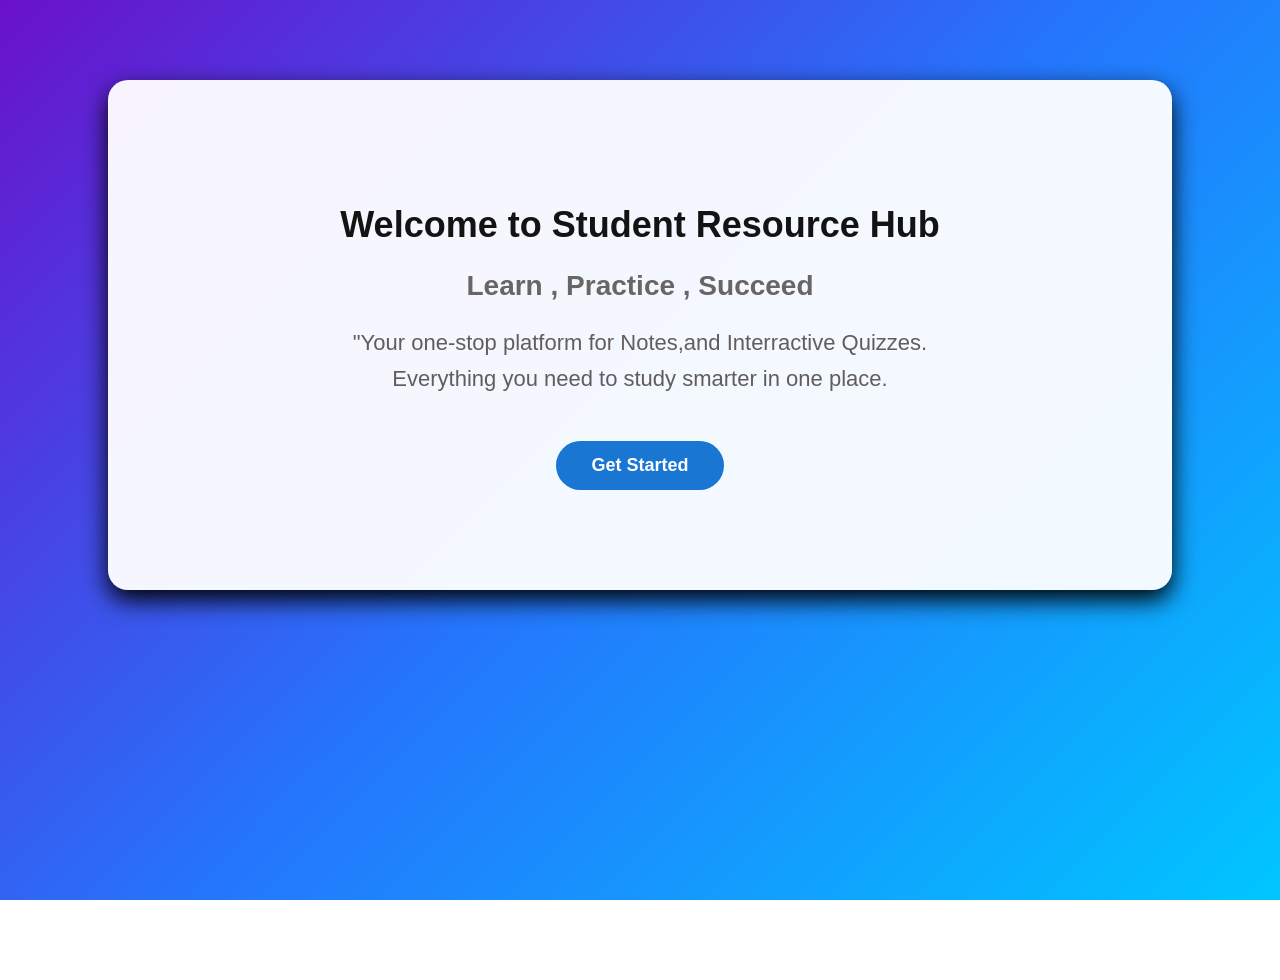
<file: index.html>
<!DOCTYPE html>
<html lang="en">
<head>
    <meta charset="UTF-8">
    <meta http-equiv="X-UA-Compatible" content="IE=edge">
    <meta name="viewport" content="width=device-width, initial-scale=1.0">
    <title>Student Resource Hub</title>
    <link rel="stylesheet"
    href="style.css">
</head>
<body>
    <div class="hero">
    <h1> Welcome to Student Resource Hub </h1>
    <h2>Learn , Practice , Succeed</h2>
    <p>"Your one-stop platform for Notes,and Interractive Quizzes.<br>
    Everything you need to study smarter in one place. </p>

    <a href="home.html" class="btn">Get Started</a>
    </div>
</body>
</html>
</file>
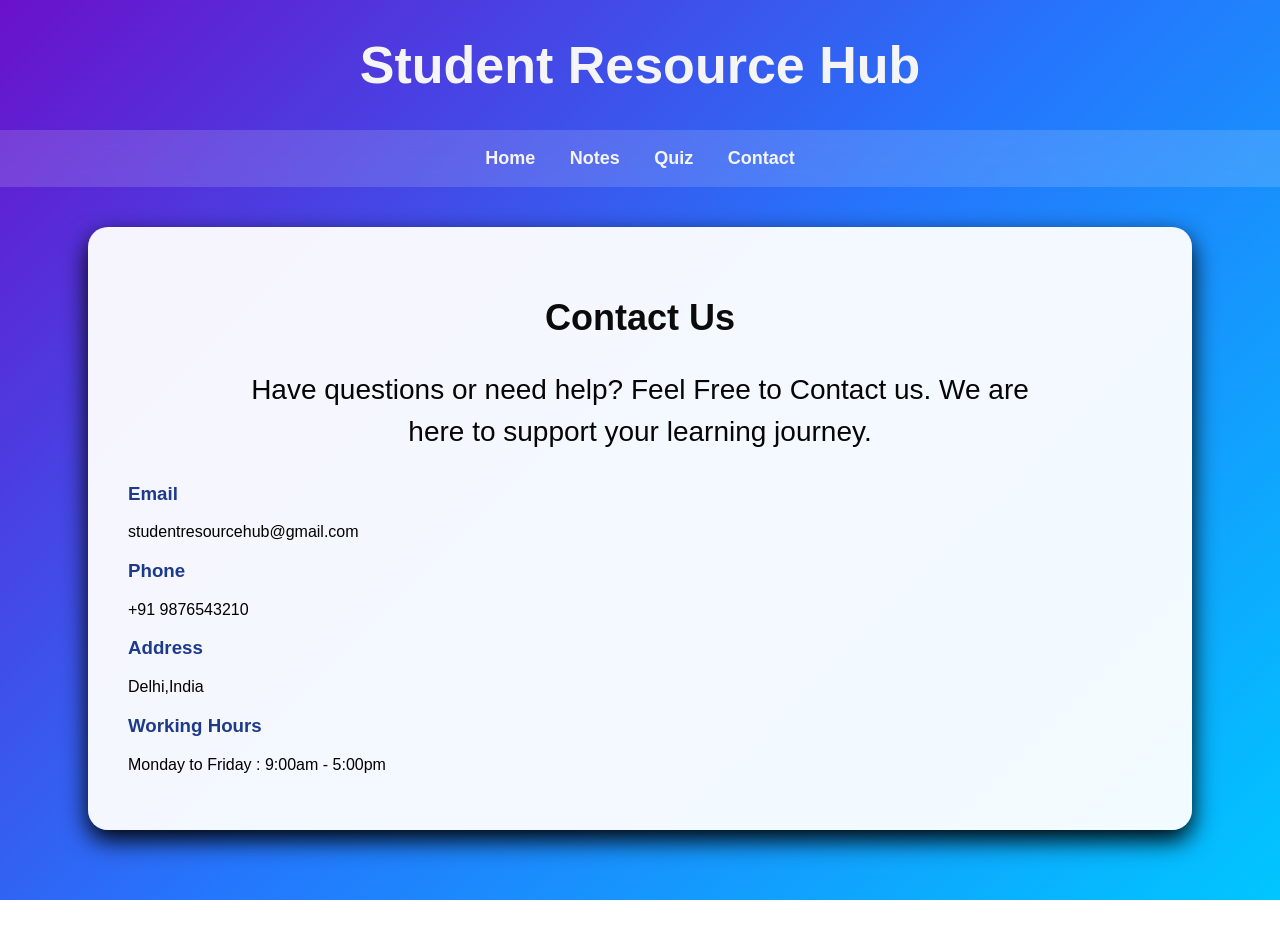
<file: contact.html>
<!DOCTYPE html>
<html lang="en">
<head>
    <meta charset="UTF-8">
    <meta http-equiv="X-UA-Compatible" content="IE=edge">
    <meta name="viewport" content="width=device-width, initial-scale=1.0">
    <title>Student Resource Hub</title>
    <link rel="stylesheet"
    href="style.css">
</head>
<body>
    <h1>Student Resource Hub</h1>
    <nav>
        <a href="home.html">Home</a>
        <a href="notes.html">Notes</a>
        <a href="quiz.html">Quiz</a>
        <a href="contact.html">Contact</a>
    </nav>
    <div>
        <h2 class="contact-title">Contact Us</h2>
        <p class="contact-text">Have questions or need help? Feel Free to Contact us. We are here to support your learning journey.</p>

        <h3>Email</h3>
        <p>studentresourcehub@gmail.com</p>

        <h3>Phone</h3>
        <p>+91 9876543210</p>

        <h3>Address</h3>
        <p>Delhi,India</p>

        <h3>Working Hours</h3>
        <p>Monday to Friday : 9:00am - 5:00pm</p>
    </div>
</body>
</html>
</file>
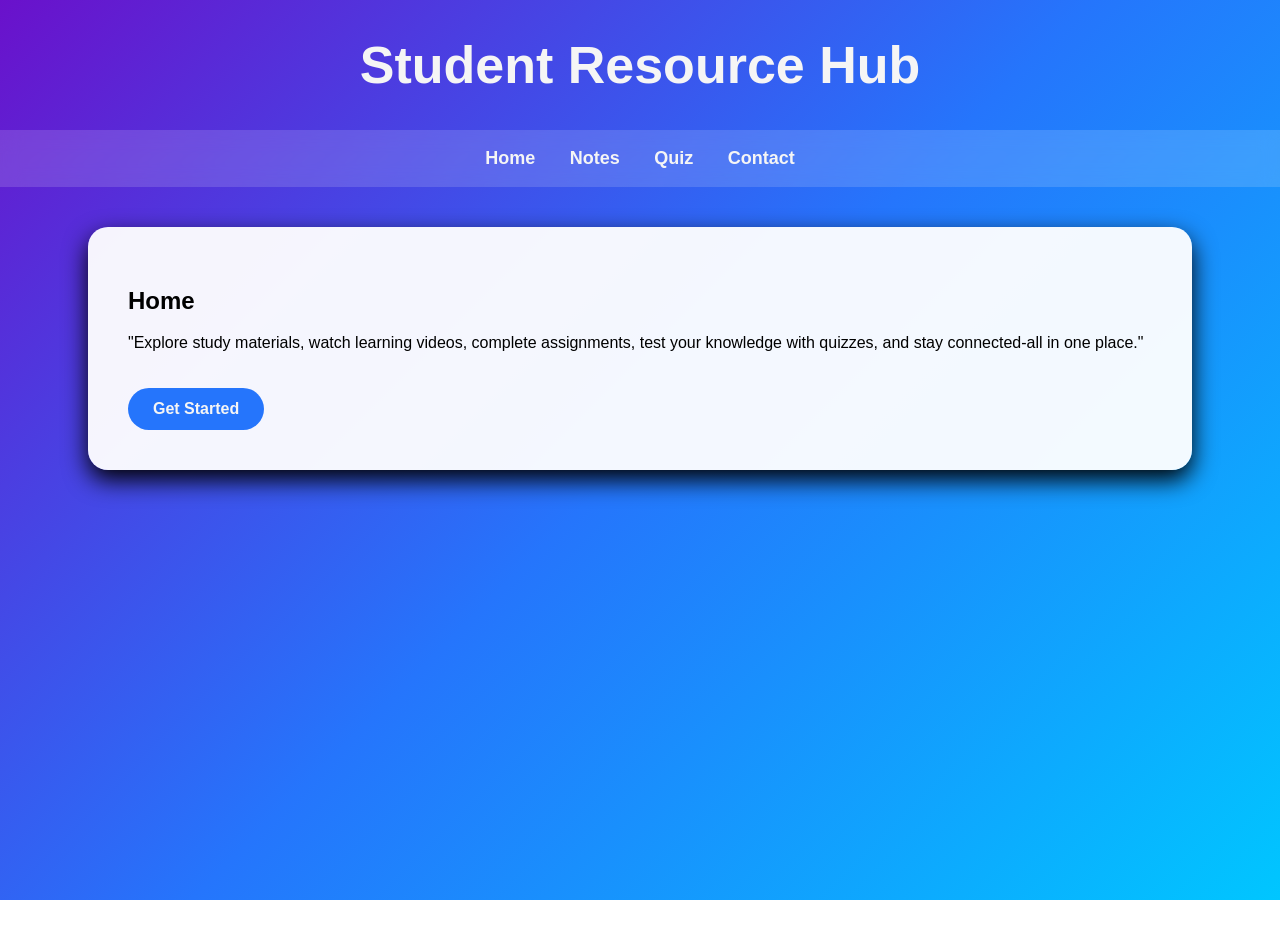
<file: home.html>
<!DOCTYPE html>
<html lang="en">
<head>
    <meta charset="UTF-8">
    <meta http-equiv="X-UA-Compatible" content="IE=edge">
    <meta name="viewport" content="width=device-width, initial-scale=1.0">
    <title>Student Resource Hub         </title>
    <link rel="stylesheet"
    href="style.css">
</head>
<body>
    <h1>Student Resource Hub</h1>                                 
    <nav>
        <a href="home.html">Home</a>
        <a href="notes.html">Notes</a>
        <a href="quiz.html">Quiz</a>
        <a href="contact.html">Contact</a>
    </nav>
    <div>
        <h2>Home</h2>
        <p>"Explore study materials, watch learning videos, complete assignments, test your knowledge with quizzes, and stay connected-all in one place."</p>
        <a href="notes.html">
        <button>Get Started</button>
        </a>
    </div>
</body>
</html>
</file>
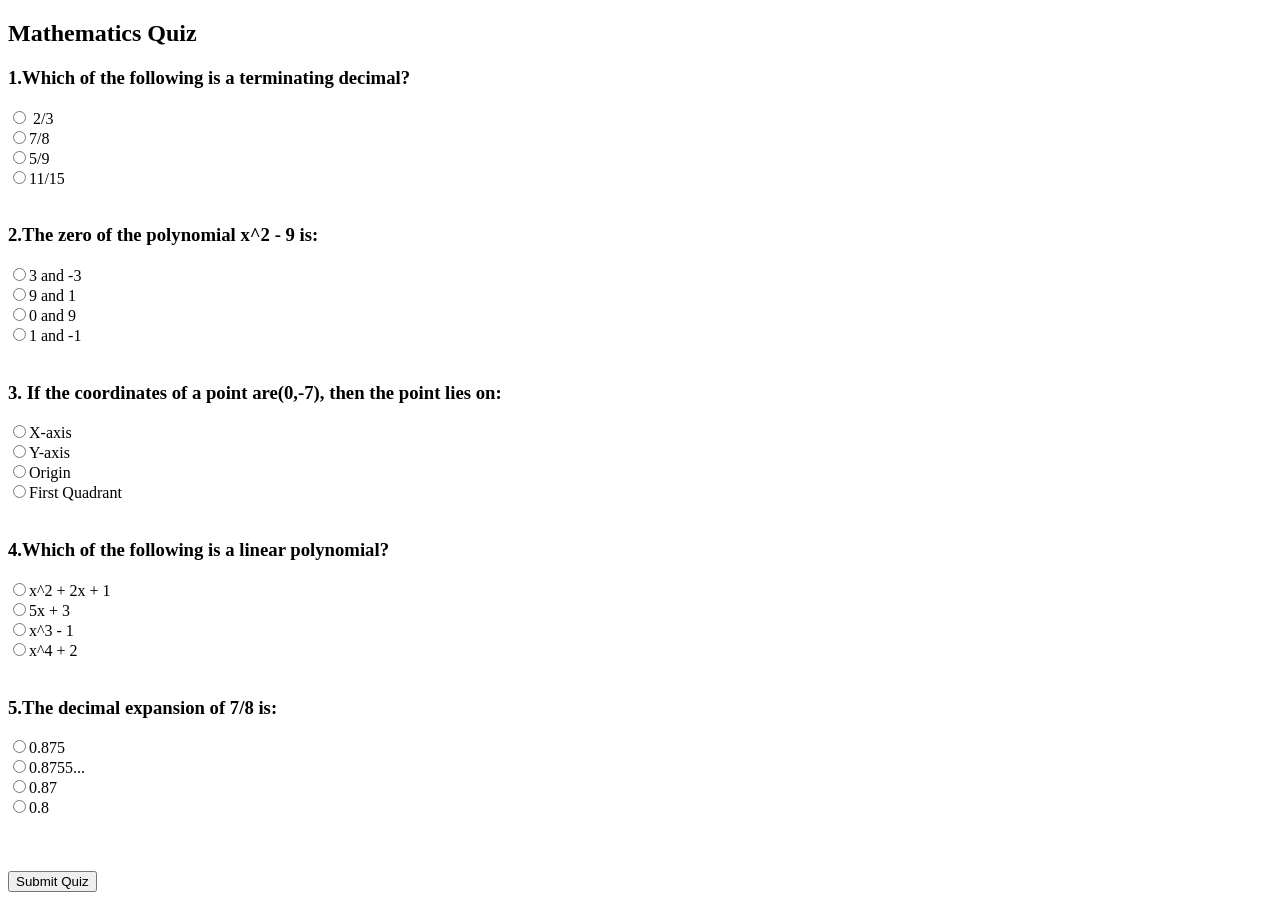
<file: math.quiz.html>
<!DOCTYPE html>
<html lang="en">
<head>
    <meta charset="UTF-8">
    <meta http-equiv="X-UA-Compatible" content="IE=edge">
    <meta name="viewport" content="width=device-width, initial-scale=1.0">
    <title>Document</title>
</head>
<body>
    

<h2>Mathematics Quiz</h2>
<form id="mathQuiz">
<h3>1.Which of the following is a terminating decimal?</h3>
<input type="radio" name="q1" value="wrong"> 2/3<br>
<input type="radio" name="q1" value="correct">7/8<br>
<input type="radio" name="q1" value="wrong">5/9<br>
<input type="radio" name="q1"value ="wrong">11/15<br><br>
<h3>2.The zero of the polynomial x^2 - 9 is:</h3>
<input type="radio" name="q2"value="correct">3 and -3<br>
<input type="radio"name="q2"value="wrong">9 and 1<br>
<input type="radio"name="q2"value="wrong">0 and 9<br>
<input type="radio"name="q2"value="wrong">1 and -1<br><br>
<h3>3. If the coordinates of a point are(0,-7), then the point lies on:</h3>
<input type="radio" name="q3"value="wrong">X-axis<br>
<input type="radio"name="q3"value="correct">Y-axis<br>
<input type="radio"name="q3"value="wrong">Origin<br>
<input type="radio"name="q3"value="wrong">First Quadrant<br><br>
<h3>4.Which of the following is a linear polynomial?</h3>
<input type="radio" name="q4"value="wrong">x^2 + 2x + 1<br>
<input type="radio"name="q4"value="correct">5x + 3<br>
<input type="radio"name="q4"value="wrong">x^3 - 1<br>
<input type="radio"name="q4"value="wrong">x^4 + 2<br><br>
<h3>5.The decimal expansion of 7/8 is:</h3>
<input type="radio" name="q5"value="correct">0.875<br>
<input type="radio"name="q5"value="wrong">0.8755...<br>
<input type="radio"name="q5"value="wrong">0.87<br>
<input type="radio"name="q5"value="wrong">0.8<br><br>
<br><br>
<button onclick="checkQuiz()">Submit Quiz</button>
<p id="result"></p>
</form>

</body>
</html>
</file>
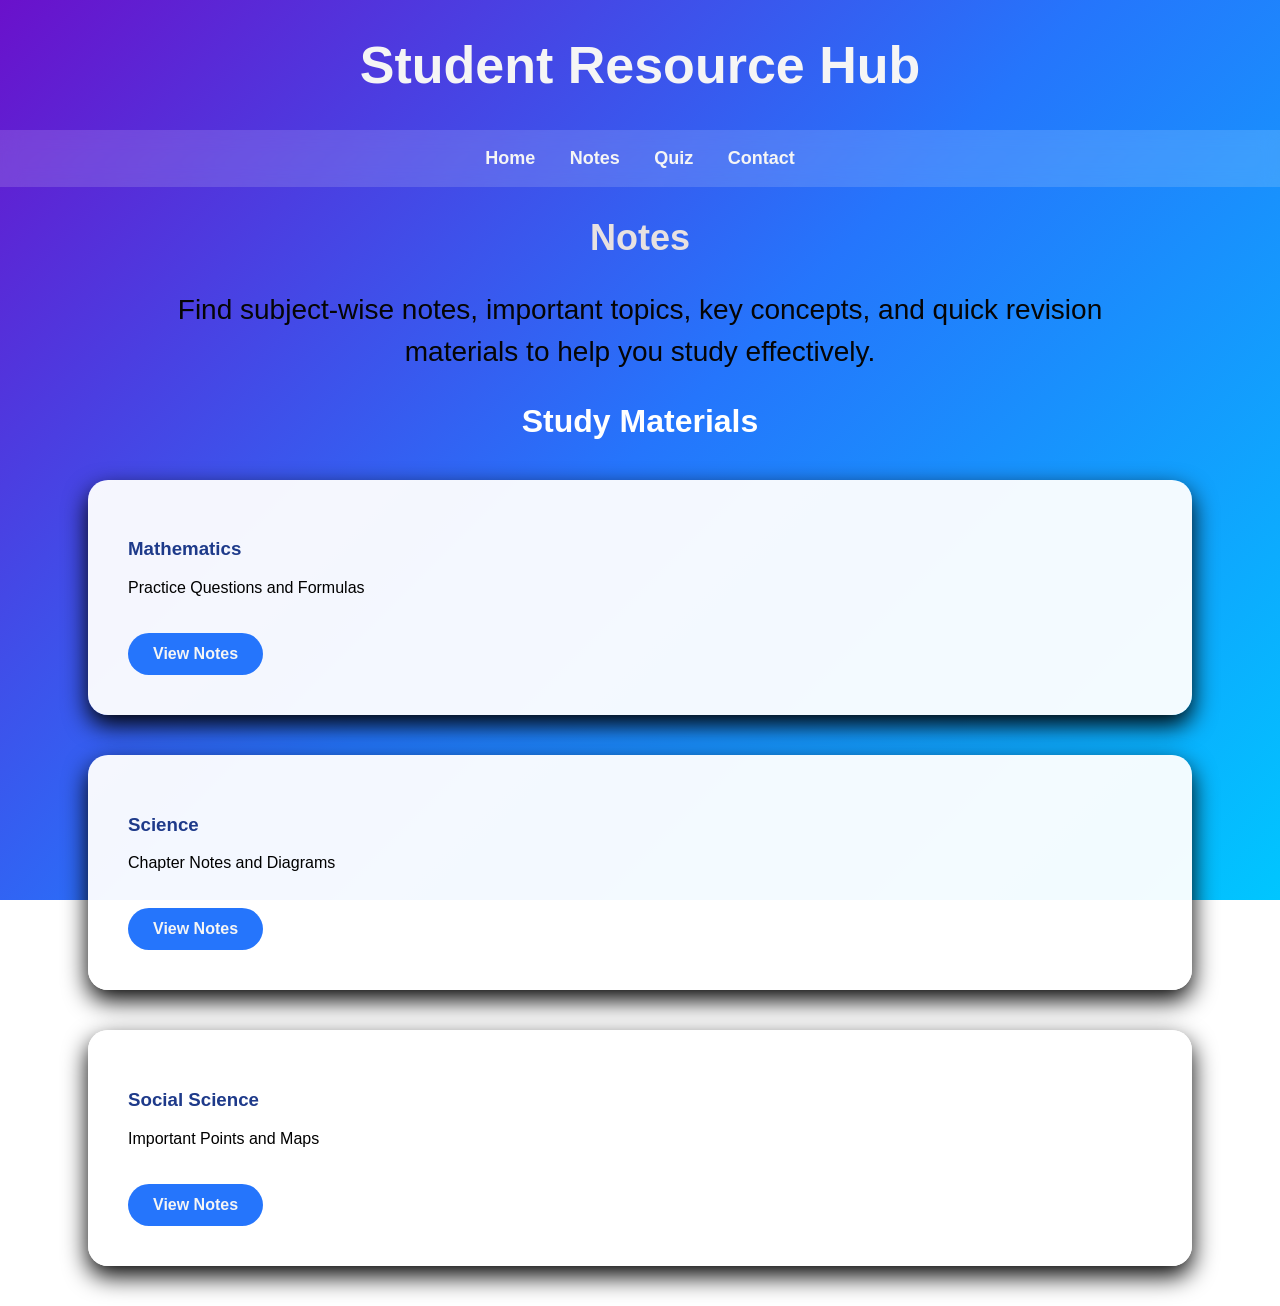
<file: notes.html>
<!DOCTYPE html>
<html lang="en">
<head>
    <meta charset="UTF-8">
    <meta http-equiv="X-UA-Compatible" content="IE=edge">
    <meta name="viewport" content="width=device-width, initial-scale=1.0">
    <title>Student Resource Hub</title>
    <link rel="stylesheet"
    href="style.css">
</head>
<body>
    <h1>Student Resource Hub</h1>
    <nav>
        <a href="home.html">Home</a>
        <a href="notes.html">Notes</a>
        <a href="quiz.html">Quiz</a>
        <a href="contact.html">Contact</a>
    </nav>
    <h2 class="page-title">Notes</h2>
    <p class="notes-text">Find subject-wise notes, important topics, key concepts, and quick revision materials to help you study effectively.</p>
    <h2 class="study-heading">Study Materials</h2>
    
    <div>
        <h3>Mathematics</h3>
        <p>Practice Questions and Formulas</p>
        <a href="notes/maths notes.docx"
        target="blank">
           <button>View Notes</button>
    </a>
    </div>

    <div>
        <h3>Science</h3>
        <p>Chapter Notes and Diagrams</p>
        <a href="notes/Science notes.pdf"
        target="blank">
           <button>View Notes</button>
    </a>
     </div>
     <div>
        <h3>Social Science</h3>
        <p>Important Points and Maps</p>
        <a href="notes/social science notes.html"
        target="blank">
           <button>View Notes</button>
     </a>
    </div>
</body>
</html>
</file>
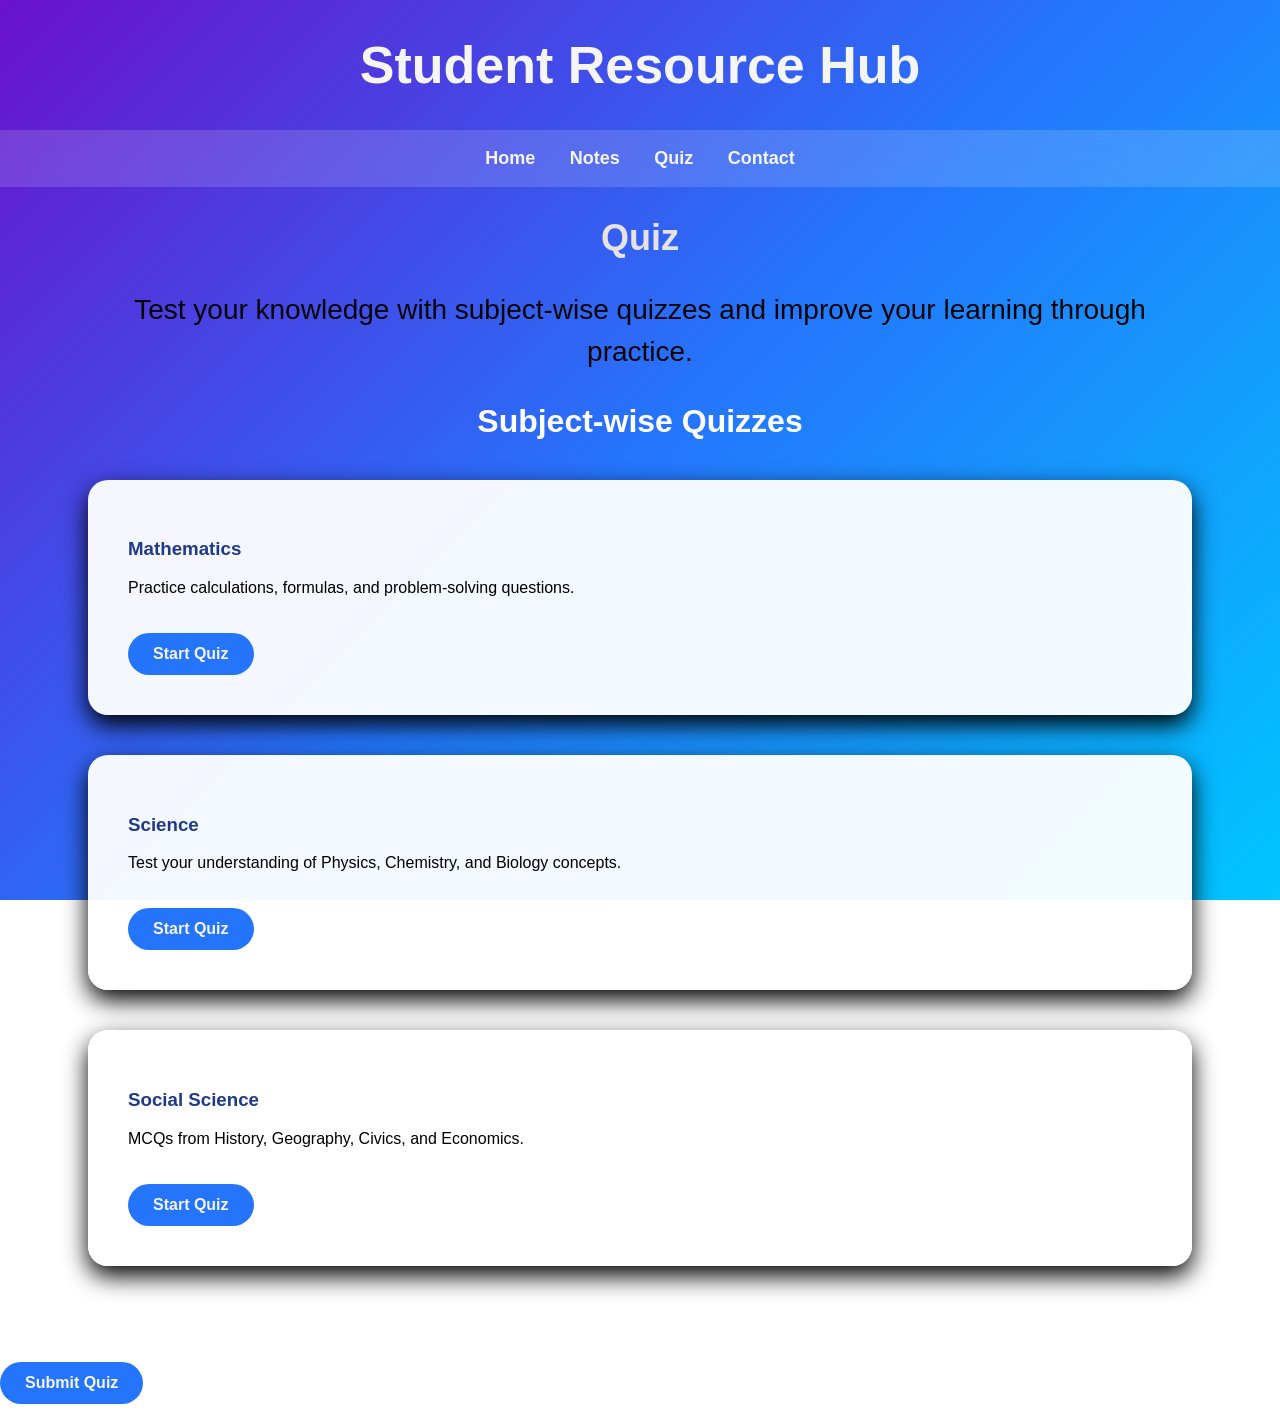
<file: quiz.html>
<!DOCTYPE html>
<html lang="en">
<head>
    <meta charset="UTF-8">
    <meta http-equiv="X-UA-Compatible" content="IE=edge">
    <meta name="viewport" content="width=device-width, initial-scale=1.0">
    <title>Stdent Resource Hub</title>
    <link rel="stylesheet"
    href="style.css">
</head>


<body>
    <h1>Student Resource Hub</h1>

    <nav>
        <a href="home.html">Home</a>
        <a href="notes.html">Notes</a>
        <a href="quiz.html">Quiz</a>
        <a href="contact.html">Contact</a>
    </nav>
    <h2 class="quiz-title">Quiz</h2>
    <p class="quiz-text">Test your knowledge with subject-wise quizzes and improve your learning through practice.</p>

    <h2 class="quiz-heading">Subject-wise Quizzes</h2>
    <div>
        <h3>Mathematics</h3>
        <p>Practice calculations, formulas, and problem-solving questions.</p>
        <a href="math.quiz.html">
            <button>Start Quiz</button>
            
        </a>
        
</div>
<div>
        <h3>Science</h3>
        <p>Test your understanding of Physics, Chemistry, and Biology concepts.</p>
        <a href="science.quiz.html">
            <button>Start Quiz</button>
        </a>
</div>
<div>
        <h3>Social Science</h3>
        <p>MCQs from History, Geography, Civics, and Economics.</p>
        <a href="social science.quiz.html">
            <button>Start Quiz</button>
        </a>
</div>
<br><br>
<button onclick="checkQuiz()">Submit Quiz</button>
<p id="result"></p>

</body>
</html>
</file>
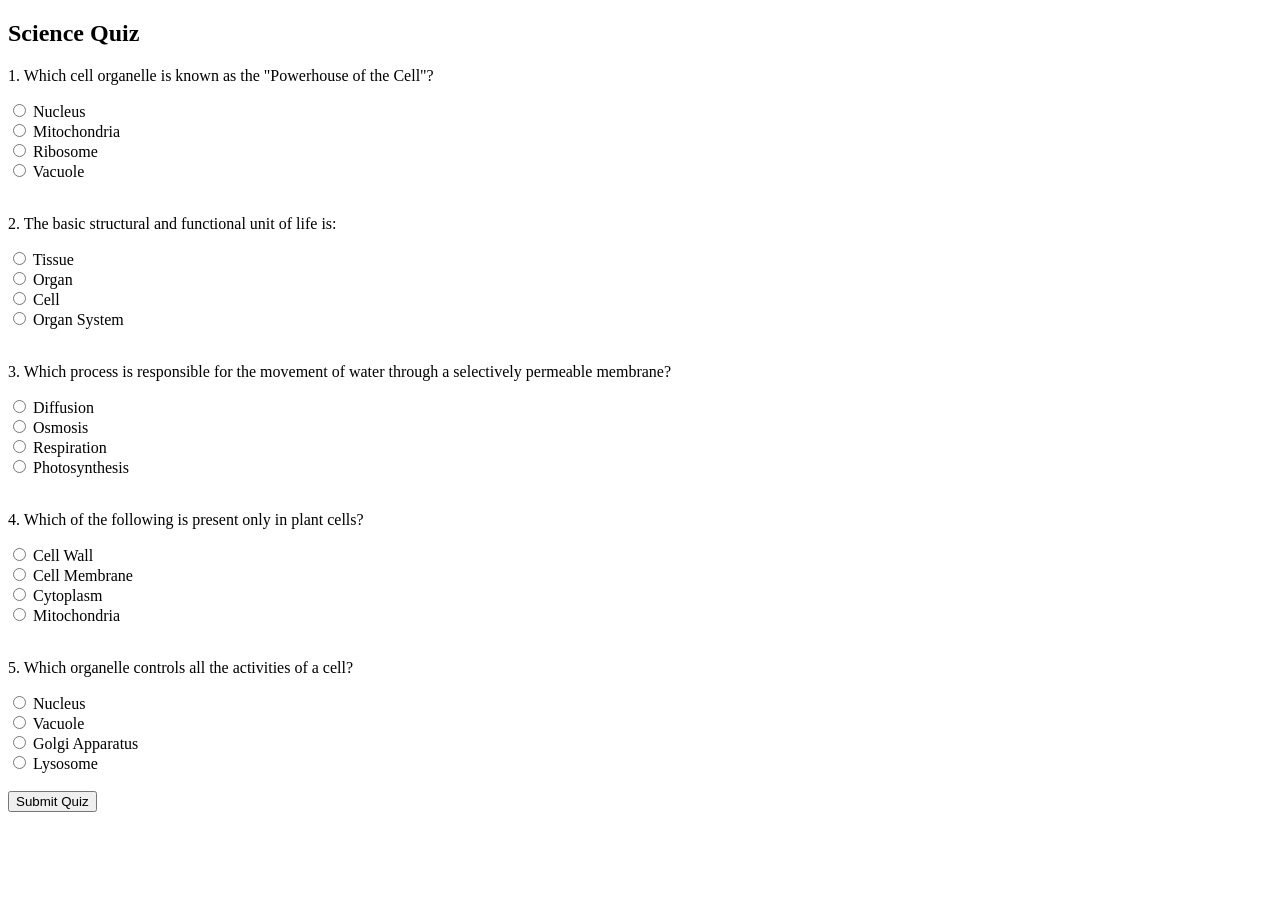
<file: science.quiz.html>
<!DOCTYPE html>
<html lang="en">
<head>
    <meta charset="UTF-8">
    <meta http-equiv="X-UA-Compatible" content="IE=edge">
    <meta name="viewport" content="width=device-width, initial-scale=1.0">
    <title>Document</title>
</head>
<body>
    <h2>Science Quiz</h2>

<form id="scienceQuiz">

<p>1. Which cell organelle is known as the "Powerhouse of the Cell"?</p>
<input type="radio" name="q1" value="A"> Nucleus<br>
<input type="radio" name="q1" value="B"> Mitochondria<br>
<input type="radio" name="q1" value="C"> Ribosome<br>
<input type="radio" name="q1" value="D"> Vacuole<br><br>

<p>2. The basic structural and functional unit of life is:</p>
<input type="radio" name="q2" value="A"> Tissue<br>
<input type="radio" name="q2" value="B"> Organ<br>
<input type="radio" name="q2" value="C"> Cell<br>
<input type="radio" name="q2" value="D"> Organ System<br><br>

<p>3. Which process is responsible for the movement of water through a selectively permeable membrane?</p>
<input type="radio" name="q3" value="A"> Diffusion<br>
<input type="radio" name="q3" value="B"> Osmosis<br>
<input type="radio" name="q3" value="C"> Respiration<br>
<input type="radio" name="q3" value="D"> Photosynthesis<br><br>

<p>4. Which of the following is present only in plant cells?</p>
<input type="radio" name="q4" value="A"> Cell Wall<br>
<input type="radio" name="q4" value="B"> Cell Membrane<br>
<input type="radio" name="q4" value="C"> Cytoplasm<br>
<input type="radio" name="q4" value="D"> Mitochondria<br><br>

<p>5. Which organelle controls all the activities of a cell?</p>
<input type="radio" name="q5" value="A"> Nucleus<br>
<input type="radio" name="q5" value="B"> Vacuole<br>
<input type="radio" name="q5" value="C"> Golgi Apparatus<br>
<input type="radio" name="q5" value="D"> Lysosome<br><br>

<button type="button" onclick="checkScienceQuiz()">Submit Quiz</button>

</form>

<p id="result"></p>

</body>
</html>
</file>
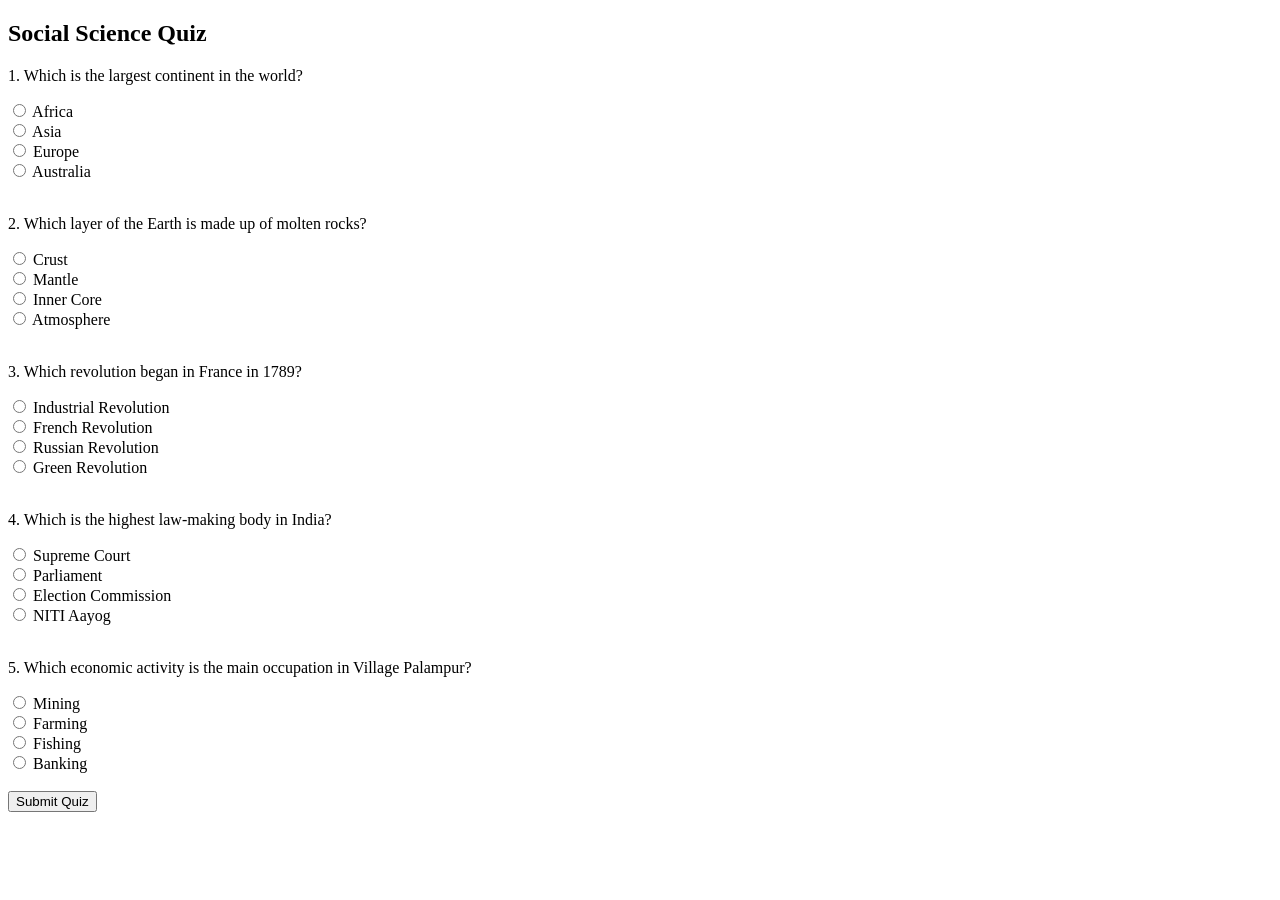
<file: social science.quiz.html>
<!DOCTYPE html>
<html lang="en">
<head>
    <meta charset="UTF-8">
    <meta http-equiv="X-UA-Compatible" content="IE=edge">
    <meta name="viewport" content="width=device-width, initial-scale=1.0">
    <title>Document</title>
</head>
<body>
    <h2>Social Science Quiz</h2>

<form id="socialQuiz">

<p>1. Which is the largest continent in the world?</p>
<input type="radio" name="q1" value="A"> Africa<br>
<input type="radio" name="q1" value="B"> Asia<br>
<input type="radio" name="q1" value="C"> Europe<br>
<input type="radio" name="q1" value="D"> Australia<br><br>

<p>2. Which layer of the Earth is made up of molten rocks?</p>
<input type="radio" name="q2" value="A"> Crust<br>
<input type="radio" name="q2" value="B"> Mantle<br>
<input type="radio" name="q2" value="C"> Inner Core<br>
<input type="radio" name="q2" value="D"> Atmosphere<br><br>

<p>3. Which revolution began in France in 1789?</p>
<input type="radio" name="q3" value="A"> Industrial Revolution<br>
<input type="radio" name="q3" value="B"> French Revolution<br>
<input type="radio" name="q3" value="C"> Russian Revolution<br>
<input type="radio" name="q3" value="D"> Green Revolution<br><br>

<p>4. Which is the highest law-making body in India?</p>
<input type="radio" name="q4" value="A"> Supreme Court<br>
<input type="radio" name="q4" value="B"> Parliament<br>
<input type="radio" name="q4" value="C"> Election Commission<br>
<input type="radio" name="q4" value="D"> NITI Aayog<br><br>

<p>5. Which economic activity is the main occupation in Village Palampur?</p>
<input type="radio" name="q5" value="A"> Mining<br>
<input type="radio" name="q5" value="B"> Farming<br>
<input type="radio" name="q5" value="C"> Fishing<br>
<input type="radio" name="q5" value="D"> Banking<br><br>

<button type="button" onclick="checkSocialQuiz()">Submit Quiz</button>

</form>

<p id="result"></p>
</body>
</html>
</file>
<file: style.css>
body{
    margin:0;
    padding:0;
    font-family: Arial, Helvetica, sans-serif;
    background: linear-gradient(135deg,#6a11cb,#2575fc,#00c6ff);
    background-attachment:fixed;
    min-height:100vh;
}
nav{
    background: rgba(255,255,255,0.15);
    backdrop-filter: blur(10px);
    padding:18px;
    text-align:center;
}
nav a{
    color:whitesmoke;
    text-decoration:none;
    margin: 0 15px;
    font-size:18px;
    font-weight: bold;
}
nav a:hover{
    color:yellow;
    transition:0.3s;
}
div{
    width: 80%;
    margin: 40px auto;
    padding: 40px;
    background: rgba(255,255,255,0.95);
    border-radius: 20px;
    box-shadow: 0 10px 25px;
rgba(0,0,0,0.25);
}
h1{
    text-align:center;
    color:whitesmoke;
    font-size: 52px;
}
.subject:hover{
    background: white;
    padding: 15px;
    margin:15px 0;
    border-radius:12px;
    transition:0.3s;
}
.subject :hover{
    transform:scale(1.03);
}
button{
    background-color: #2575fc;
    color: whitesmoke;
    border:none;
    padding:12px 25px;
    border-radius: 30px;
    font-size:16px;
    font-weight: bold;
    cursor:pointer;
    margin-top:20px;
    transition:0.3s;
}
button:hover{
    background-color: #0d47a1;
    transform:scale(1.05);
}

div:hover{
    transform: scale(1.03);
    transition: 0.3s;
}
h3{
    color:#1e3a8a;
}
.notes-heading{
    color:#0d47a1;
    font: size 34px;
    text-align:center;
    margin-bottom:15px;
}
.page-title{
    text-align:center;
    color:rgb(231, 225, 225);
    font-size: 36px;
    margin-top: 30px;
}
.notes-text{
    width:80%;
    margin: auto;
    text-align:center;
    color: rgb(5, 5, 5);
    font-size: 28px;
    margin-bottom: 30px;
    line-height:1.5;
}
.section-title{
    color:white;
    margin-left: 15%;
    margin-bottom: 20px;
}
div{
    transition: 0.3s;
}
div:hover{
    transform: translateY(-8px);
    box-shadow:0 15px 35px
    rgba(0,0,0,0.35);
}
nav a:hover{
    color:yellow
}
.study-heading{
    text-align: center;
    color: white;
    font-size: 32px;
    margin:30px 0;
}

.quiz-title{
    text-align:center;
    color:rgb(231, 225, 225);
    font-size: 36px;
    margin-top: 30px;

}
.quiz-text{
    width:80%;
    margin: auto;
    text-align:center;
    color: rgb(5, 5, 5);
    font-size: 28px;
    margin-bottom: 30px;
    line-height:1.5;
}
.contact-title{
    text-align:center;
    color:rgb(12, 11, 11);
    font-size: 36px;
    margin-top: 30px;
}
.contact-text{
    width:80%;
    margin: auto;
    text-align:center;
    color: rgb(5, 5, 5);
    font-size: 28px;
    margin-bottom: 30px;
    line-height:1.5;
}
.quiz-heading{
    text-align: center;
    color: white;
    font-size: 32px;
    margin:30px 0;
}
.btn{
    display:inline-block;
    margin-top:25px;
    background: #1976d2;
    color:white;
    padding:14px 35px;
    border-radius:30px;
    text-decoration:none;
    font-size:18px;
    font-weight:bold;
    transition:0.3s
}
.btn:hover{
    background:#1565c0;
    transform:scale(1.05);
}
.hero{
    text-align:center;
    margin-top:80px;
    padding: 100px 20px;

}

.hero h1{
    font-size: 36px;
    color: rgb(20, 19, 19);
}
.hero h2{
    font-size: 28px;
    color: rgb(104, 101, 101);
 margin-top:20px ;

}
.hero p{
    font-size: 22px;
    width: 70%;
    margin: 20px auto;
    color: rgb(97, 93, 93);
    line-height: 1.6;
}
</file>
